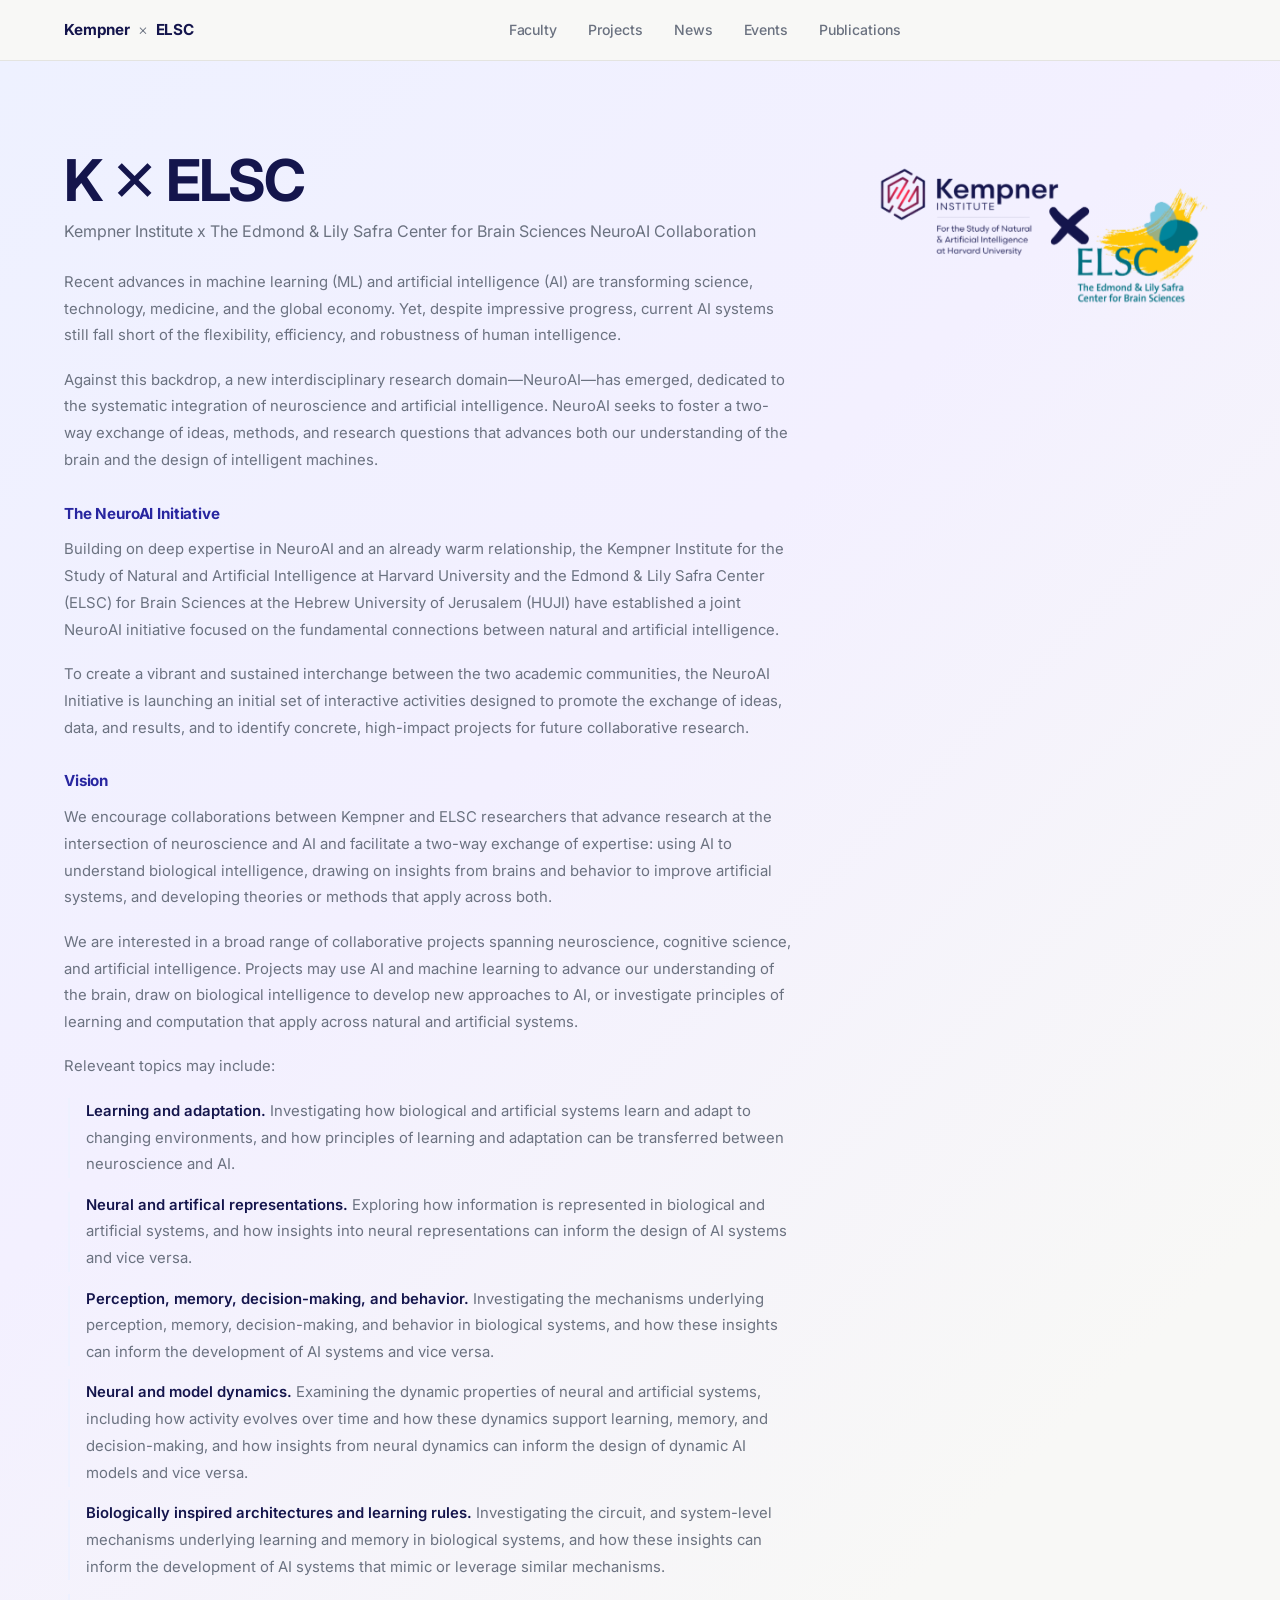
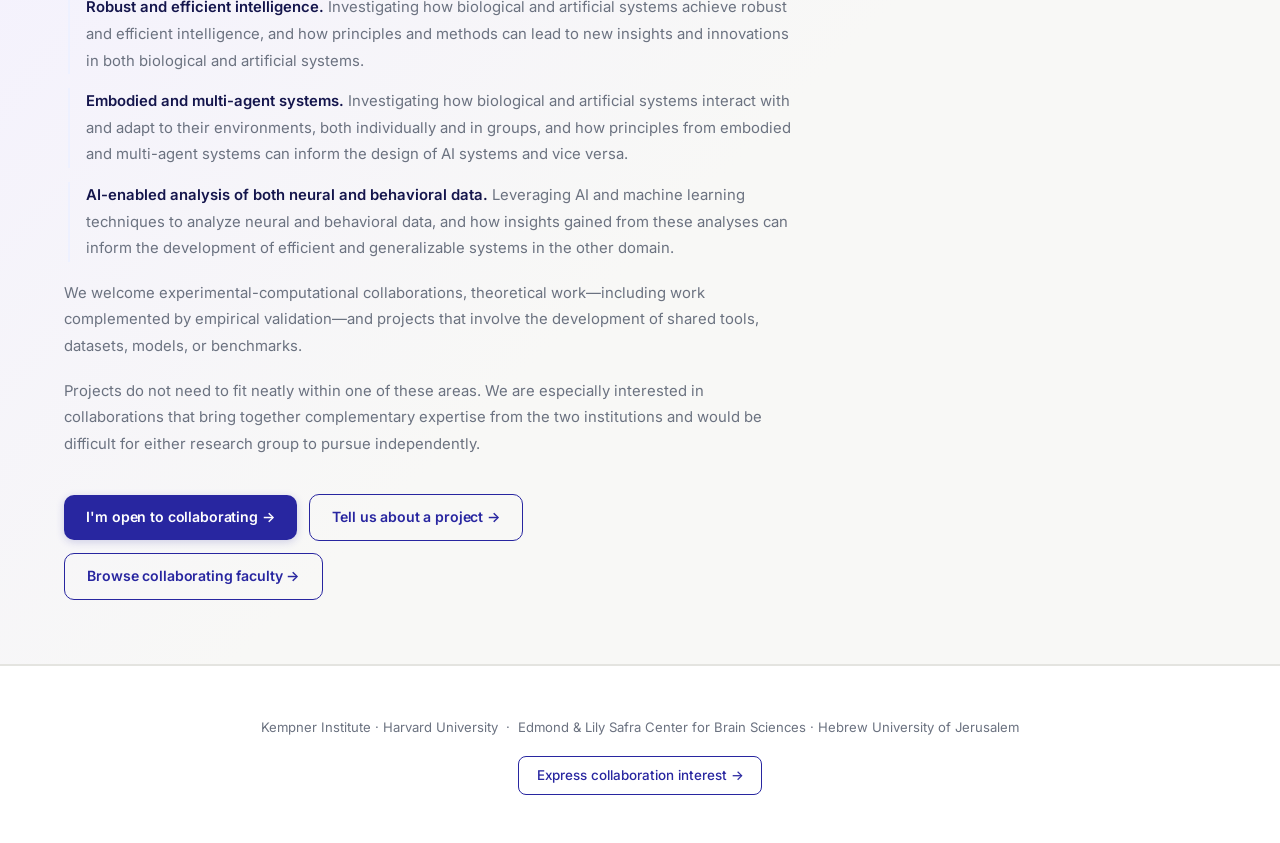
<file: index.html>
<!DOCTYPE html>
<html lang="en">
<head>
  <meta charset="UTF-8" />
  <meta name="viewport" content="width=device-width, initial-scale=1" />
  <title>Kempner Institute x The Edmond & Lily Safra Center for Brain Sciences at the Hebrew University</title>
  <link rel="preconnect" href="https://fonts.googleapis.com">
  <link href="https://fonts.googleapis.com/css2?family=Inter:wght@300;400;500;600;700&display=swap" rel="stylesheet">
  <link rel="stylesheet" href="styles.css">
</head>

<body>

<nav class="nav">
  <div class="nav-inner">
    <a class="nav-brand" href="index.html">Kempner <span class="x">×</span> ELSC</a>
    <nav class="nav-links">
      <a href="faculty.html">Faculty</a>
      <a href="projects.html">Projects</a>
      <a href="news.html">News</a>
      <a href="events.html">Events</a>
      <a href="publications.html">Publications</a>
    </nav>
    <div class="nav-actions"></div>
  </div>
</nav>

<div class="hero">
  <div class="hero-inner">
    <div class="hero-text">
    <h1>K ✕ ELSC</h1>
    <p class="hero-inst">Kempner Institute x The Edmond &amp; Lily Safra Center for Brain Sciences NeuroAI Collaboration</p>
    <div class="about-content">
      <p>Recent advances in machine learning (ML) and artificial intelligence (AI) are transforming science, technology, medicine, and the global economy. Yet, despite impressive progress, current AI systems still fall short of the flexibility, efficiency, and robustness of human intelligence.</p>

      <p>Against this backdrop, a new interdisciplinary research domain—NeuroAI—has emerged, dedicated to the systematic integration of neuroscience and artificial intelligence. NeuroAI seeks to foster a two-way exchange of ideas, methods, and research questions that advances both our understanding of the brain and the design of intelligent machines.</p>

      <h3 class="about-heading">The NeuroAI Initiative</h3>

      <p>Building on deep expertise in NeuroAI and an already warm relationship, the Kempner Institute for the Study of Natural and Artificial Intelligence at Harvard University and the Edmond & Lily Safra Center (ELSC) for Brain Sciences at the Hebrew University of Jerusalem (HUJI) have established a joint NeuroAI initiative focused on the fundamental connections between natural and artificial intelligence.</p>

      <p>To create a vibrant and sustained interchange between the two academic communities, the NeuroAI Initiative is launching an initial set of interactive activities designed to promote the exchange of ideas, data, and results, and to identify concrete, high-impact projects for future collaborative research.</p>

      <h3 class="about-heading">Vision</h3>
      <p>We encourage collaborations between Kempner and ELSC researchers that advance research at the intersection of neuroscience and AI and facilitate a two-way exchange of expertise: using AI to understand biological intelligence, drawing on insights from brains and behavior to improve artificial systems, and developing theories or methods that apply across both.</p>

      <p>We are interested in a broad range of collaborative projects spanning neuroscience, cognitive science, and artificial intelligence. Projects may use AI and machine learning to advance our understanding of the brain, draw on biological intelligence to develop new approaches to AI, or investigate principles of learning and computation that apply across natural and artificial systems.</p>

      <p class="intro-text">Releveant topics may include:</p>
      <ul class="about-list">
        <li><span class="about-lead">Learning and adaptation.</span> Investigating how biological and artificial systems learn and adapt to changing environments, and how principles of learning and adaptation can be transferred between neuroscience and AI.</li>
        <li><span class="about-lead">Neural and artifical representations.</span> Exploring how information is represented in biological and artificial systems, and how insights into neural representations can inform the design of AI systems and vice versa.</li>
        <li><span class="about-lead">Perception, memory, decision-making, and behavior.</span> Investigating the mechanisms underlying perception, memory, decision-making, and behavior in biological systems, and how these insights can inform the development of AI systems and vice versa.</li>
        <li><span class="about-lead">Neural and model dynamics.</span> Examining the dynamic properties of neural and artificial systems, including how activity evolves over time and how these dynamics support learning, memory, and decision-making, and how insights from neural dynamics can inform the design of dynamic AI models and vice versa.</li>
        <li><span class="about-lead">Biologically inspired architectures and learning rules.</span> Investigating the circuit, and system-level mechanisms underlying learning and memory in biological systems, and how these insights can inform the development of AI systems that mimic or leverage similar mechanisms.</li>
        <li><span class="about-lead">Robust and efficient intelligence.</span> Investigating how biological and artificial systems achieve robust and efficient intelligence, and how principles and methods can lead to new insights and innovations in both biological and artificial systems.</li>
        <li><span class="about-lead">Embodied and multi-agent systems.</span> Investigating how biological and artificial systems interact with and adapt to their environments, both individually and in groups, and how principles from embodied and multi-agent systems can inform the design of AI systems and vice versa.</li>
        <li><span class="about-lead">AI-enabled analysis of both neural and behavioral data.</span> Leveraging AI and machine learning techniques to analyze neural and behavioral data, and how insights gained from these analyses can inform the development of efficient and generalizable systems in the other domain.</li>
      </ul>

      <p>We welcome experimental-computational collaborations, theoretical work—including work complemented by empirical validation—and projects that involve the development of shared tools, datasets, models, or benchmarks.</p>

      <p>Projects do not need to fit neatly within one of these areas. We are especially interested in collaborations that bring together complementary expertise from the two institutions and would be difficult for either research group to pursue independently.</p>

    </div>
    <div class="hero-ctas">
      <a class="btn" href="https://forms.gle/oojbxJa9HJ1srtpV8" target="_blank" rel="noopener">
        I'm open to collaborating →
      </a>
      <a class="btn-outline" href="https://forms.gle/vizL3qGBsLnCp2Z67" target="_blank" rel="noopener">
        Tell us about a project  →
      </a>
      <a class="btn-outline" href="faculty.html">
        Browse collaborating faculty →
      </a>
    </div>
    </div><!-- end hero-text -->
    <div class="hero-logos">
      <img src="images/HUJI_ELSC_lockup.png" alt="Kempner Institute, Harvard" class="hero-logo"
           onerror="this.style.display='none'">
    </div>
  </div>
</div>

<footer>
  <div class="footer-inner">
    <p class="footer-orgs">
      Kempner Institute · Harvard University
      &nbsp;·&nbsp;
      Edmond &amp; Lily Safra Center for Brain Sciences · Hebrew University of Jerusalem
    </p>
    <a class="footer-link" href="https://forms.gle/8bMjVYUCSQXRoCqAA" target="_blank" rel="noopener">
      Express collaboration interest →
    </a>
  </div>
</footer>

</body>
</html>
</file>
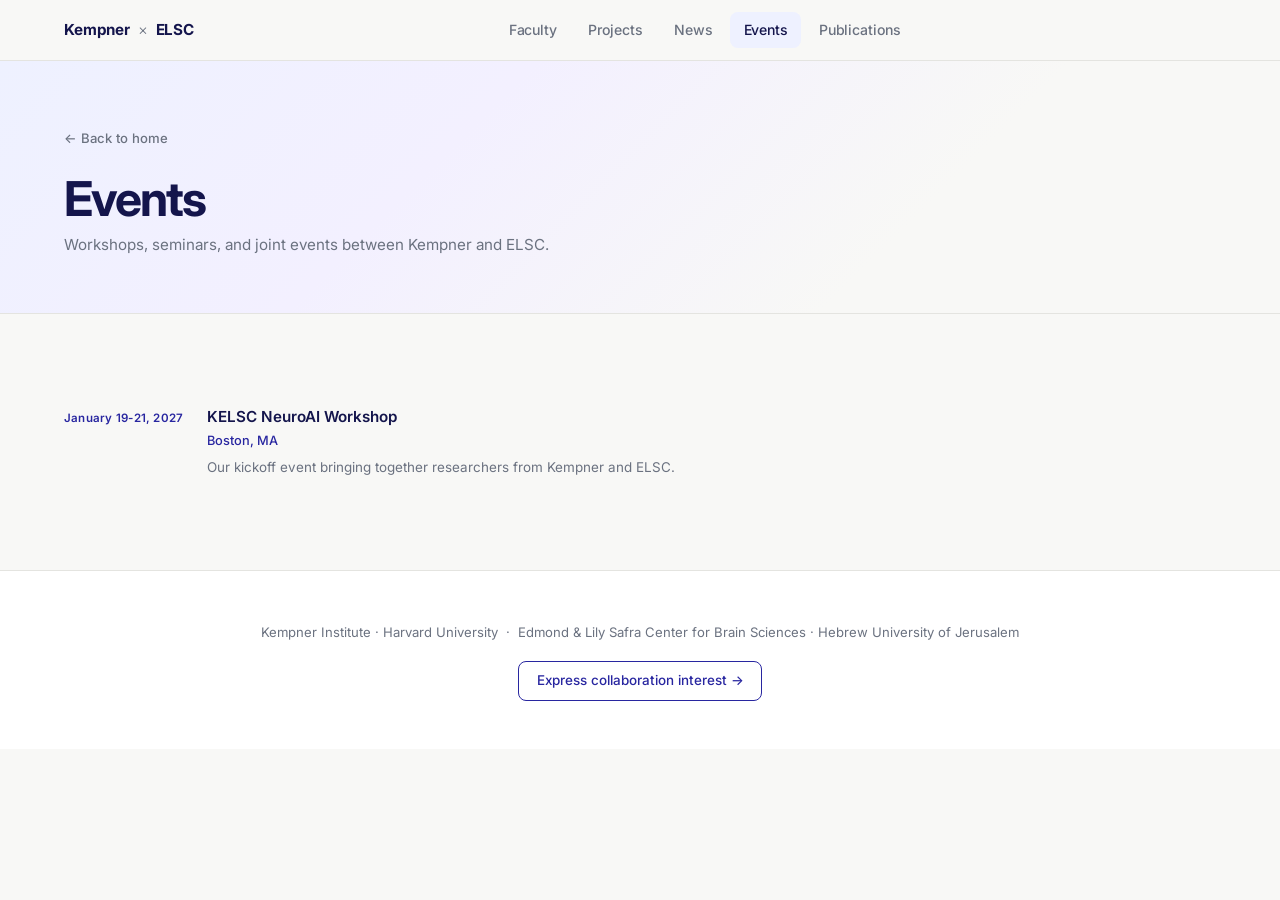
<file: events.html>
<!DOCTYPE html>
<html lang="en">
<head>
  <meta charset="UTF-8" />
  <meta name="viewport" content="width=device-width, initial-scale=1" />
  <title>Events — Kempner × ELSC</title>
  <link rel="preconnect" href="https://fonts.googleapis.com">
  <link href="https://fonts.googleapis.com/css2?family=Inter:wght@300;400;500;600;700&display=swap" rel="stylesheet">
  <link rel="stylesheet" href="styles.css">
</head>

<body>

<nav class="nav">
  <div class="nav-inner">
    <a class="nav-brand" href="index.html">Kempner <span class="x">×</span> ELSC</a>
    <nav class="nav-links">
      <a href="faculty.html">Faculty</a>
      <a href="projects.html">Projects</a>
      <a href="news.html">News</a>
      <a href="events.html" class="active">Events</a>
      <a href="publications.html">Publications</a>
    </nav>
    <div class="nav-actions"></div>
  </div>
</nav>

<div class="page-header">
  <div class="page-header-inner">
    <a class="page-back" href="index.html">← Back to home</a>
    <h1>Events</h1>
    <p class="page-header-sub">Workshops, seminars, and joint events between Kempner and ELSC.</p>
  </div>
</div>

<section class="section">
  <div class="section-inner">
    <ul class="events-list" id="eventsList"></ul>
  </div>
</section>

<footer>
  <div class="footer-inner">
    <p class="footer-orgs">
      Kempner Institute · Harvard University
      &nbsp;·&nbsp;
      Edmond &amp; Lily Safra Center for Brain Sciences · Hebrew University of Jerusalem
    </p>
    <a class="footer-link" href="https://forms.gle/8bMjVYUCSQXRoCqAA" target="_blank" rel="noopener">
      Express collaboration interest →
    </a>
  </div>
</footer>

<script>
// ── EVENTS DATA — add items: { date, title, location, text, url } ─────────────
const EVENTS = [
  {
    date: "January 19-21, 2027",
    title: "KELSC NeuroAI Workshop",
    location: "Boston, MA",
    text: "Our kickoff event bringing together researchers from Kempner and ELSC.",
    url: "#"
  },
  // {
  //   date: "Add date",
  //   title: "Add a second event",
  //   location: "Location",
  //   text: "EVENT INFO",
  //   url: "#"
  // }
];

const eventsList = document.getElementById('eventsList');
EVENTS.forEach(ev => {
  const li = document.createElement('li');
  li.className = 'event-item';
  li.innerHTML = `
    <span class="event-date">${ev.date}</span>
    <div>
      <a class="event-title" href="${ev.url}" target="_blank" rel="noopener">${ev.title}</a>
      ${ev.location ? `<p class="event-location">${ev.location}</p>` : ''}
      <p class="event-text">${ev.text}</p>
    </div>
  `;
  eventsList.appendChild(li);
});
</script>

</body>
</html>
</file>
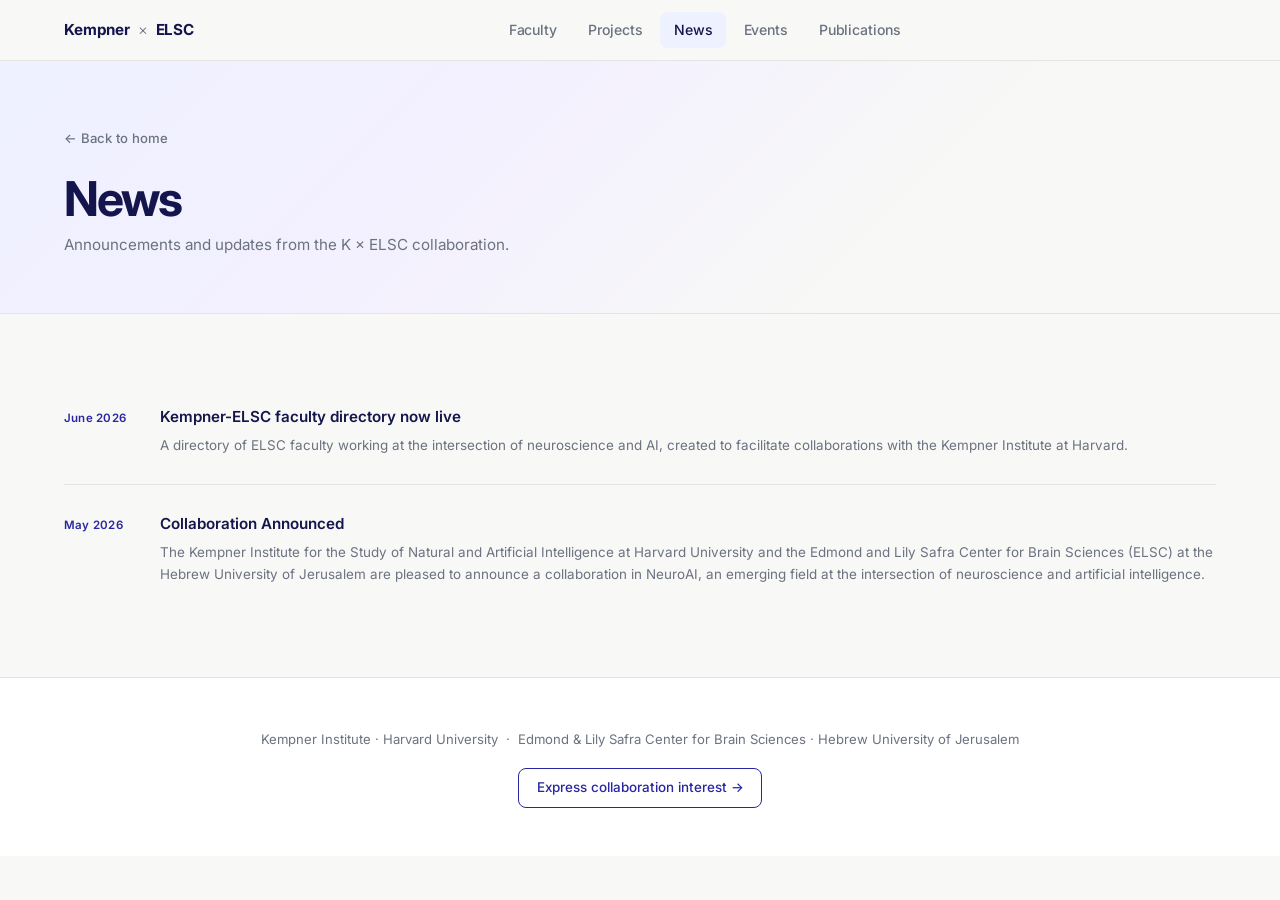
<file: news.html>
<!DOCTYPE html>
<html lang="en">
<head>
  <meta charset="UTF-8" />
  <meta name="viewport" content="width=device-width, initial-scale=1" />
  <title>News — Kempner × ELSC</title>
  <link rel="preconnect" href="https://fonts.googleapis.com">
  <link href="https://fonts.googleapis.com/css2?family=Inter:wght@300;400;500;600;700&display=swap" rel="stylesheet">
  <link rel="stylesheet" href="styles.css">
</head>

<body>

<nav class="nav">
  <div class="nav-inner">
    <a class="nav-brand" href="index.html">Kempner <span class="x">×</span> ELSC</a>
    <nav class="nav-links">
      <a href="faculty.html">Faculty</a>
      <a href="projects.html">Projects</a>
      <a href="news.html" class="active">News</a>
      <a href="events.html">Events</a>
      <a href="publications.html">Publications</a>
    </nav>
    <div class="nav-actions"></div>
  </div>
</nav>

<div class="page-header">
  <div class="page-header-inner">
    <a class="page-back" href="index.html">← Back to home</a>
    <h1>News</h1>
    <p class="page-header-sub">Announcements and updates from the K × ELSC collaboration.</p>
  </div>
</div>

<section class="section">
  <div class="section-inner">
    <ul class="news-list" id="newsList"></ul>
  </div>
</section>

<footer>
  <div class="footer-inner">
    <p class="footer-orgs">
      Kempner Institute · Harvard University
      &nbsp;·&nbsp;
      Edmond &amp; Lily Safra Center for Brain Sciences · Hebrew University of Jerusalem
    </p>
    <a class="footer-link" href="https://forms.gle/8bMjVYUCSQXRoCqAA" target="_blank" rel="noopener">
      Express collaboration interest →
    </a>
  </div>
</footer>

<script>
// ── NEWS DATA — add items: { date, title, text, url } ─────────────────────────
const NEWS = [
  // {
  //   date: "July 2026",
  //   title: "TBD",
  //   text: "TBD",
  //   url: "#"
  // },
  {
    date: "June 2026",
    title: "Kempner-ELSC faculty directory now live",
    text: "A directory of ELSC faculty working at the intersection of neuroscience and AI, created to facilitate collaborations with the Kempner Institute at Harvard.",
    url: "#"
  },
  {
    date: "May 2026",
    title: "Collaboration Announced",
    text: "The Kempner Institute for the Study of Natural and Artificial Intelligence at Harvard University and the Edmond and Lily Safra Center for Brain Sciences (ELSC) at the Hebrew University of Jerusalem are pleased to announce a collaboration in NeuroAI, an emerging field at the intersection of neuroscience and artificial intelligence.",
    url: "https://kempnerinstitute.harvard.edu/news/kempner-safra-announce-neuroai-collaboration/"
  }
];

const newsList = document.getElementById('newsList');
NEWS.forEach(n => {
  const li = document.createElement('li');
  li.className = 'news-item';
  li.innerHTML = `
    <span class="news-date">${n.date}</span>
    <div>
      <a class="news-title" href="${n.url}" target="_blank" rel="noopener">${n.title}</a>
      <p class="news-text">${n.text}</p>
    </div>
  `;
  newsList.appendChild(li);
});
</script>

</body>
</html>
</file>
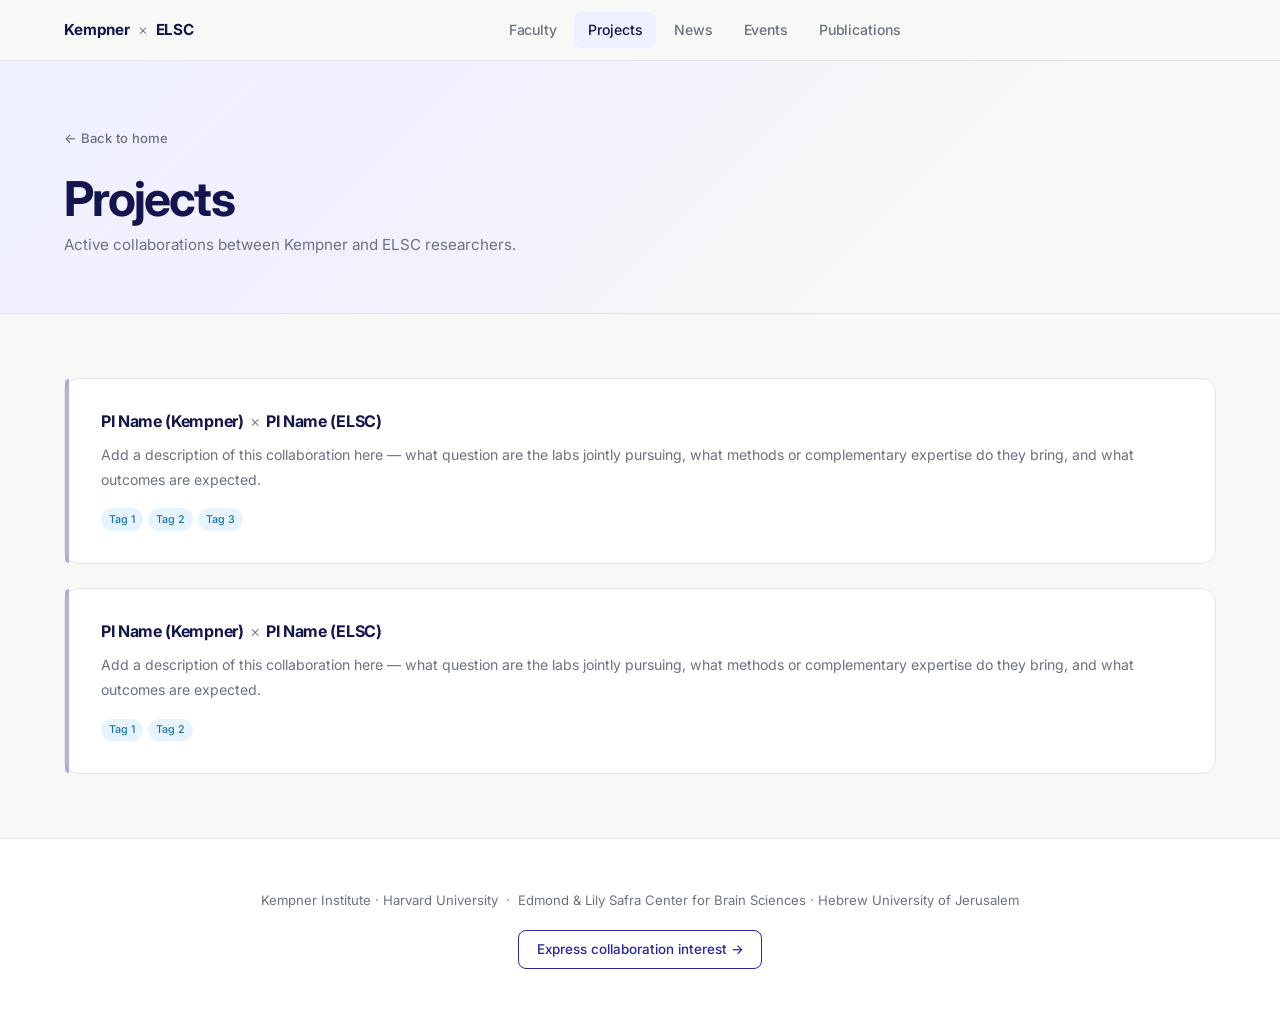
<file: projects.html>
<!DOCTYPE html>
<html lang="en">
<head>
  <meta charset="UTF-8" />
  <meta name="viewport" content="width=device-width, initial-scale=1" />
  <title>Projects — Kempner × ELSC</title>
  <link rel="preconnect" href="https://fonts.googleapis.com">
  <link href="https://fonts.googleapis.com/css2?family=Inter:wght@300;400;500;600;700&display=swap" rel="stylesheet">
  <link rel="stylesheet" href="styles.css">
</head>

<body>

<nav class="nav">
  <div class="nav-inner">
    <a class="nav-brand" href="index.html">Kempner <span class="x">×</span> ELSC</a>
    <nav class="nav-links">
      <a href="faculty.html">Faculty</a>
      <a href="projects.html" class="active">Projects</a>
      <a href="news.html">News</a>
      <a href="events.html">Events</a>
      <a href="publications.html">Publications</a>
    </nav>
    <div class="nav-actions"></div>
  </div>
</nav>

<div class="page-header">
  <div class="page-header-inner">
    <a class="page-back" href="index.html">← Back to home</a>
    <h1>Projects</h1>
    <p class="page-header-sub">Active collaborations between Kempner and ELSC researchers.</p>
  </div>
</div>

<section class="section">
  <div class="section-inner">
    <ul class="projects-list" id="projectsList"></ul>
  </div>
</section>

<footer>
  <div class="footer-inner">
    <p class="footer-orgs">
      Kempner Institute · Harvard University
      &nbsp;·&nbsp;
      Edmond &amp; Lily Safra Center for Brain Sciences · Hebrew University of Jerusalem
    </p>
    <a class="footer-link" href="https://forms.gle/8bMjVYUCSQXRoCqAA" target="_blank" rel="noopener">
      Express collaboration interest →
    </a>
  </div>
</footer>

<script>
// ── PROJECTS DATA ─────────────────────────────────────────────────────────────
// Each project: { pis, blurb, tags }
//   pis:   array of PI/lab names, e.g. ["Kanaka Rajan", "Jonathan Kadmon"]
//   blurb: short paragraph describing the collaboration
//   tags:  optional array of topic tags
const PROJECTS = [
  {
    pis: ["PI Name (Kempner)", "PI Name (ELSC)"],
    blurb: "Add a description of this collaboration here — what question are the labs jointly pursuing, what methods or complementary expertise do they bring, and what outcomes are expected.",
    tags: ["Tag 1", "Tag 2", "Tag 3"]
  },
  {
    pis: ["PI Name (Kempner)", "PI Name (ELSC)"],
    blurb: "Add a description of this collaboration here — what question are the labs jointly pursuing, what methods or complementary expertise do they bring, and what outcomes are expected.",
    tags: ["Tag 1", "Tag 2"]
  },
];

const projectsList = document.getElementById('projectsList');
PROJECTS.forEach(p => {
  const li = document.createElement('li');
  li.className = 'project-card';
  const pisHtml = p.pis.map((name, i) =>
    i < p.pis.length - 1
      ? `${name}<span class="project-pi-sep">×</span>`
      : name
  ).join('');
  const tagsHtml = p.tags && p.tags.length
    ? `<div class="project-tags">${p.tags.map(t => `<span class="tag">${t}</span>`).join('')}</div>`
    : '';
  li.innerHTML = `
    <div class="project-pis">${pisHtml}</div>
    <p class="project-blurb">${p.blurb}</p>
    ${tagsHtml}
  `;
  projectsList.appendChild(li);
});
</script>

</body>
</html>
</file>
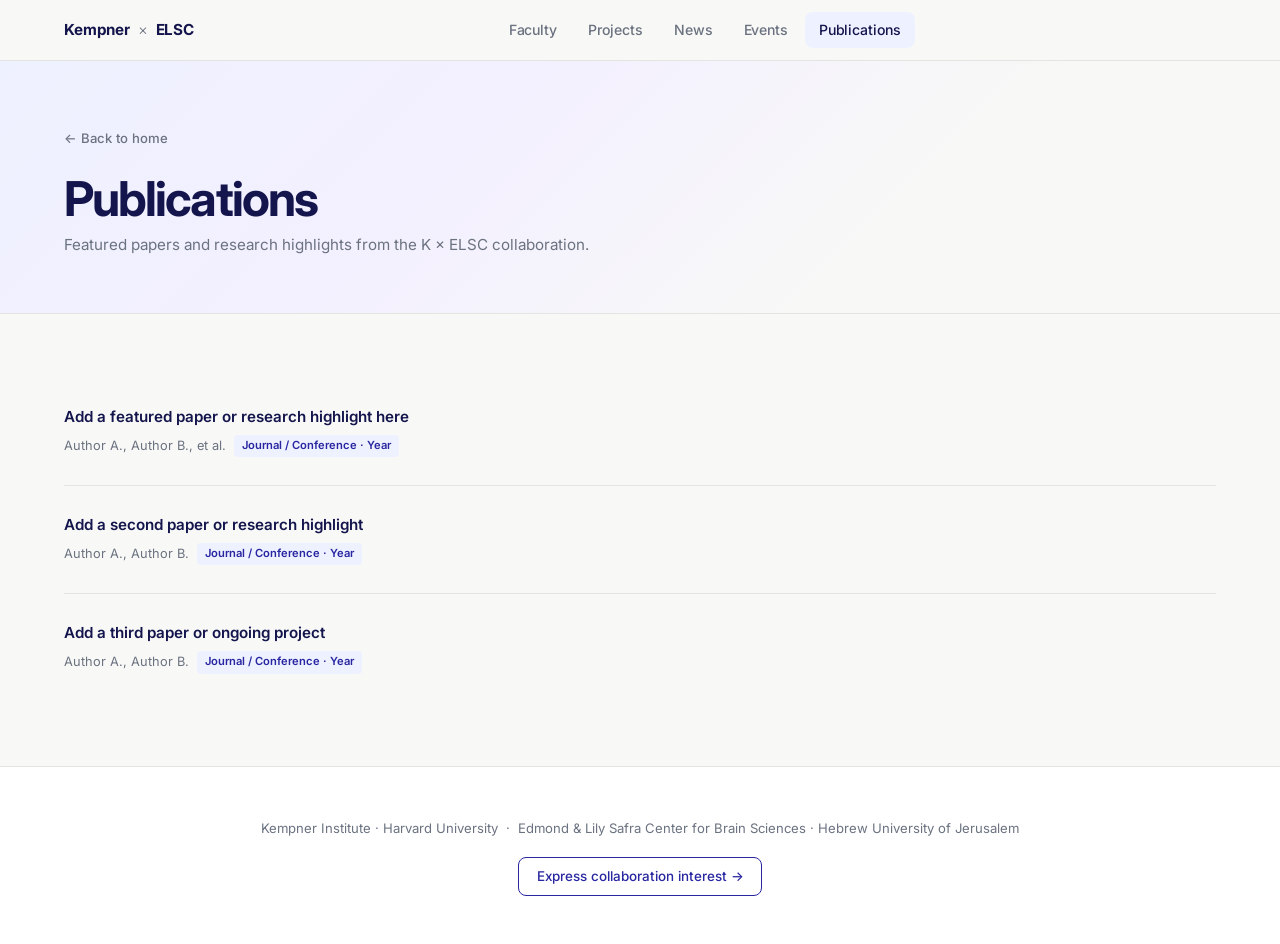
<file: publications.html>
<!DOCTYPE html>
<html lang="en">
<head>
  <meta charset="UTF-8" />
  <meta name="viewport" content="width=device-width, initial-scale=1" />
  <title>Publications — Kempner × ELSC</title>
  <link rel="preconnect" href="https://fonts.googleapis.com">
  <link href="https://fonts.googleapis.com/css2?family=Inter:wght@300;400;500;600;700&display=swap" rel="stylesheet">
  <link rel="stylesheet" href="styles.css">
</head>

<body>

<nav class="nav">
  <div class="nav-inner">
    <a class="nav-brand" href="index.html">Kempner <span class="x">×</span> ELSC</a>
    <nav class="nav-links">
      <a href="faculty.html">Faculty</a>
      <a href="projects.html">Projects</a>
      <a href="news.html">News</a>
      <a href="events.html">Events</a>
      <a href="publications.html" class="active">Publications</a>
    </nav>
    <div class="nav-actions"></div>
  </div>
</nav>

<div class="page-header">
  <div class="page-header-inner">
    <a class="page-back" href="index.html">← Back to home</a>
    <h1>Publications</h1>
    <p class="page-header-sub">Featured papers and research highlights from the K × ELSC collaboration.</p>
  </div>
</div>

<section class="section">
  <div class="section-inner">
    <ul class="research-list" id="researchList"></ul>
  </div>
</section>

<footer>
  <div class="footer-inner">
    <p class="footer-orgs">
      Kempner Institute · Harvard University
      &nbsp;·&nbsp;
      Edmond &amp; Lily Safra Center for Brain Sciences · Hebrew University of Jerusalem
    </p>
    <a class="footer-link" href="https://forms.gle/8bMjVYUCSQXRoCqAA" target="_blank" rel="noopener">
      Express collaboration interest →
    </a>
  </div>
</footer>

<script>
// ── PUBLICATIONS DATA — add items: { title, authors, venue, url } ─────────────
const RESEARCH = [
  {
    title: "Add a featured paper or research highlight here",
    authors: "Author A., Author B., et al.",
    venue: "Journal / Conference · Year",
    url: "#"
  },
  {
    title: "Add a second paper or research highlight",
    authors: "Author A., Author B.",
    venue: "Journal / Conference · Year",
    url: "#"
  },
  {
    title: "Add a third paper or ongoing project",
    authors: "Author A., Author B.",
    venue: "Journal / Conference · Year",
    url: "#"
  }
];

const resList = document.getElementById('researchList');
RESEARCH.forEach(r => {
  const li = document.createElement('li');
  li.className = 'research-item';
  li.innerHTML = `
    <a class="research-title" href="${r.url}" target="_blank" rel="noopener">${r.title}</a>
    <div class="research-meta">
      <span class="research-authors">${r.authors}</span>
      <span class="research-venue">${r.venue}</span>
    </div>
  `;
  resList.appendChild(li);
});
</script>

</body>
</html>
</file>
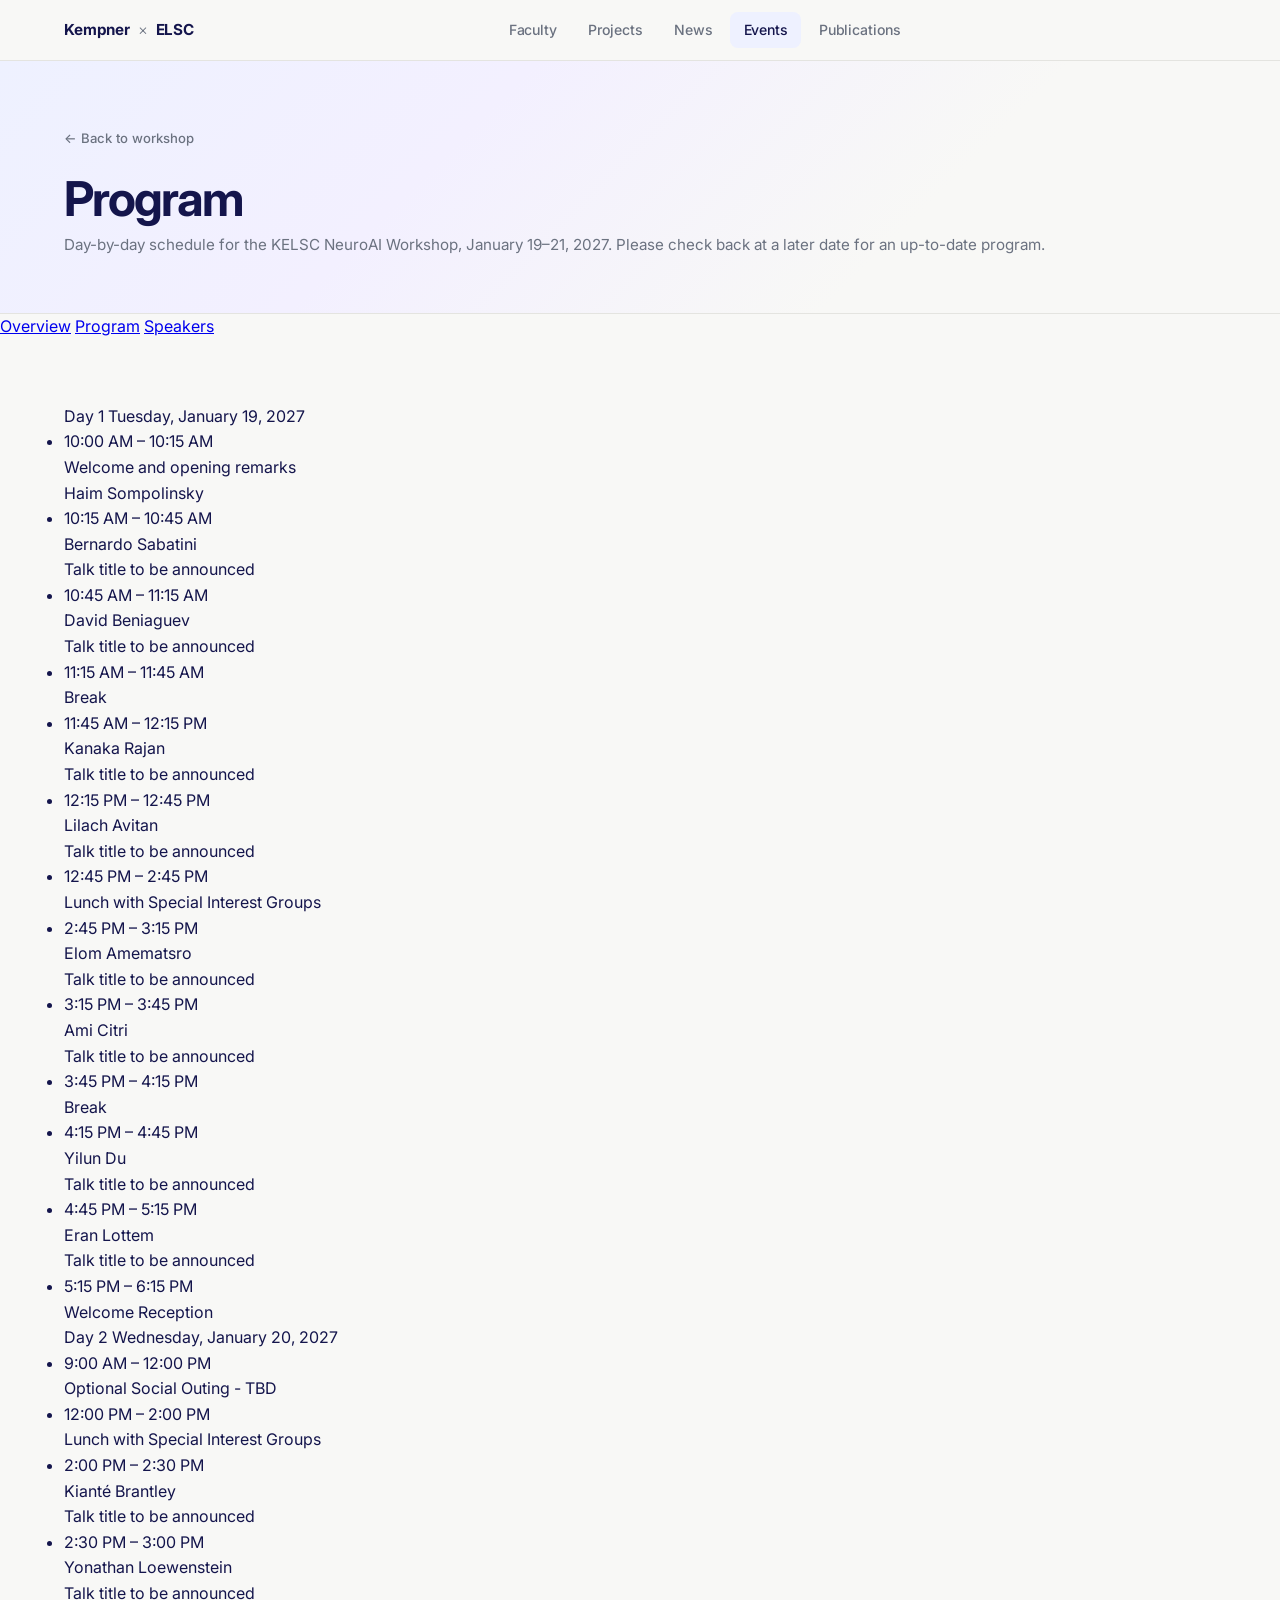
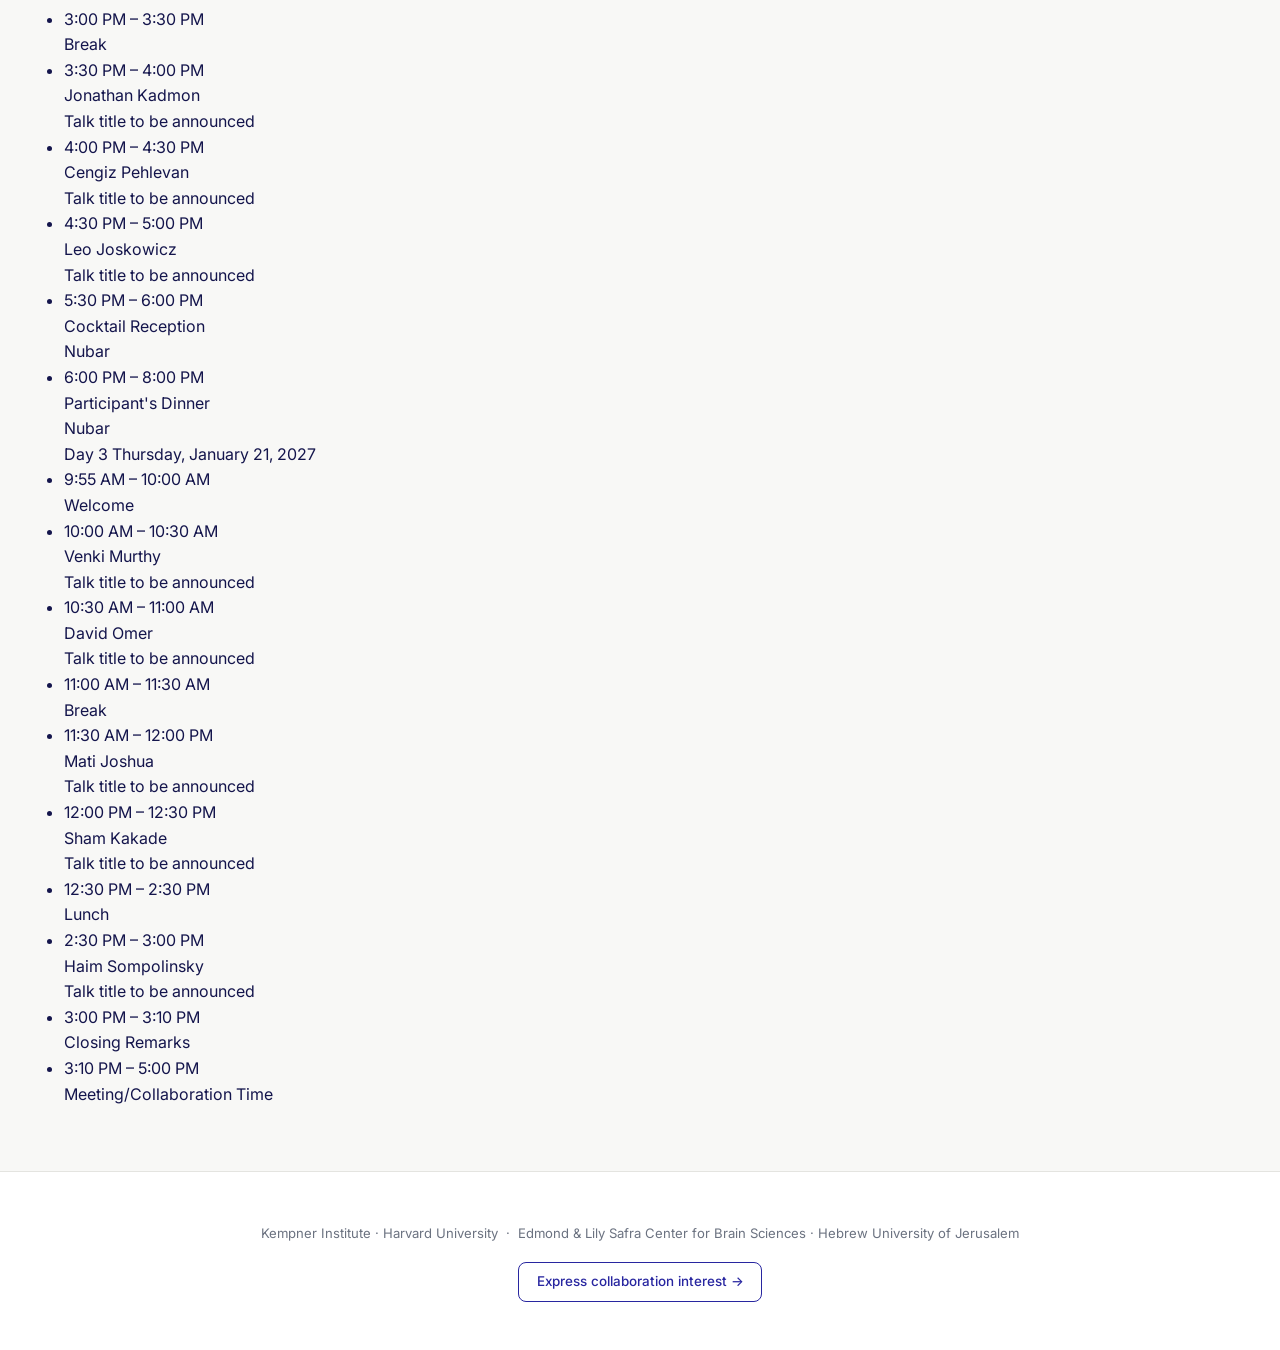
<file: workshop-program.html>
<!DOCTYPE html>
<html lang="en">
<head>
  <meta charset="UTF-8" />
  <meta name="viewport" content="width=device-width, initial-scale=1" />
  <title>Program — KELSC NeuroAI Workshop</title>
  <link rel="preconnect" href="https://fonts.googleapis.com">
  <link href="https://fonts.googleapis.com/css2?family=Inter:wght@300;400;500;600;700&display=swap" rel="stylesheet">
  <link rel="stylesheet" href="styles.css">
</head>

<body>

<nav class="nav">
  <div class="nav-inner">
    <a class="nav-brand" href="index.html">Kempner <span class="x">×</span> ELSC</a>
    <nav class="nav-links">
      <a href="faculty.html">Faculty</a>
      <a href="projects.html">Projects</a>
      <a href="news.html">News</a>
      <a href="events.html" class="active">Events</a>
      <a href="publications.html">Publications</a>
    </nav>
    <div class="nav-actions"></div>
  </div>
</nav>

<div class="page-header">
  <div class="page-header-inner">
    <a class="page-back" href="workshop.html">← Back to workshop</a>
    <h1>Program</h1>
    <p class="page-header-sub">Day-by-day schedule for the KELSC NeuroAI Workshop, January 19–21, 2027. Please check back at a later date for an up-to-date program.</p>
  </div>
</div>

<!-- Shared workshop sub-nav — keep this block in sync across the four workshop pages -->
<div class="wk-subnav">
  <div class="wk-subnav-inner">
    <a href="workshop.html">Overview</a>
    <a href="workshop-program.html" class="active">Program</a>
    <a href="workshop-speakers.html">Speakers</a>
    <!-- Poster session cancelled
    <a href="workshop-posters.html">Poster Presentations</a>
    -->
  </div>
</div>

<section class="section">
  <div class="section-inner">
    <div id="programRoot"></div>
    <div class="empty-state" id="programEmpty" hidden>
      <h2>Program coming soon</h2>
      <p>The full schedule for the KELSC NeuroAI Workshop will be posted here closer to the event.</p>
    </div>
  </div>
</section>

<footer>
  <div class="footer-inner">
    <p class="footer-orgs">
      Kempner Institute · Harvard University
      &nbsp;·&nbsp;
      Edmond &amp; Lily Safra Center for Brain Sciences · Hebrew University of Jerusalem
    </p>
    <a class="footer-link" href="https://forms.gle/8bMjVYUCSQXRoCqAA" target="_blank" rel="noopener">
      Express collaboration interest →
    </a>
  </div>
</footer>

<script>
// ── PROGRAM DATA ──────────────────────────────────────────────────────────────
// One entry per day: { day, date, rows: [...] }
// Each row: { time, title, speaker, note, break }
//   time:    e.g. "09:00 – 09:30"
//   title:   session or talk title
//   speaker: presenter name / affiliation (optional) — when present it is the
//            emphasized top line and the title renders beneath it
//   note:    secondary line for rows with no speaker (e.g. "Optional")
//   break:   true for coffee, lunch, and other non-talk rows — renders muted
//
// To show the "coming soon" empty state instead, set PROGRAM to an empty array: []
const PROGRAM = [
  {
    day: "Day 1",
    date: "Tuesday, January 19, 2027",
    rows: [
      { time: "10:00 AM – 10:15 AM", title: "Welcome and opening remarks", note: "Haim Sompolinsky", break: true },
      { time: "10:15 AM – 10:45 AM", title: "Talk title to be announced", speaker: "Bernardo Sabatini" },
      { time: "10:45 AM – 11:15 AM", title: "Talk title to be announced", speaker: "David Beniaguev" },
      { time: "11:15 AM – 11:45 AM", title: "Break", break: true },
      { time: "11:45 AM – 12:15 PM", title: "Talk title to be announced", speaker: "Kanaka Rajan" },
      { time: "12:15 PM – 12:45 PM", title: "Talk title to be announced", speaker: "Lilach Avitan" },
      { time: "12:45 PM – 2:45 PM", title: "Lunch with Special Interest Groups", break: true },
      { time: "2:45 PM – 3:15 PM", title: "Talk title to be announced", speaker: "Elom Amematsro" },
      { time: "3:15 PM – 3:45 PM", title: "Talk title to be announced", speaker: "Ami Citri" },
      { time: "3:45 PM – 4:15 PM", title: "Break", break: true },
      { time: "4:15 PM – 4:45 PM", title: "Talk title to be announced", speaker: "Yilun Du" },
      { time: "4:45 PM – 5:15 PM", title: "Talk title to be announced", speaker: "Eran Lottem"},
      { time: "5:15 PM – 6:15 PM", title: "Welcome Reception", break: true },
    ]
  },
  {
    day: "Day 2",
    date: "Wednesday, January 20, 2027",
    rows: [
      { time: "9:00 AM – 12:00 PM", title: "Optional Social Outing - TBD", break: true },
      { time: "12:00 PM – 2:00 PM", title: "Lunch with Special Interest Groups", break: true },
      { time: "2:00 PM – 2:30 PM", title: "Talk title to be announced", speaker: "Kianté Brantley" },
      { time: "2:30 PM – 3:00 PM", title: "Talk title to be announced", speaker: "Yonathan Loewenstein" },
      { time: "3:00 PM – 3:30 PM", title: "Break", break: true },
      { time: "3:30 PM – 4:00 PM", title: "Talk title to be announced", speaker: "Jonathan Kadmon" },
      { time: "4:00 PM – 4:30 PM", title: "Talk title to be announced", speaker: "Cengiz Pehlevan" },
      { time: "4:30 PM – 5:00 PM", title: "Talk title to be announced", speaker: "Leo Joskowicz" },
      { time: "5:30 PM – 6:00 PM", title: "Cocktail Reception", note: "Nubar" },
      { time: "6:00 PM – 8:00 PM", title: "Participant's Dinner", note: "Nubar" },
    ]
  },
  {
    day: "Day 3",
    date: "Thursday, January 21, 2027",
    rows: [
      { time: "9:55 AM – 10:00 AM", title: "Welcome", break: true },
      { time: "10:00 AM – 10:30 AM", title: "Talk title to be announced", speaker: "Venki Murthy" },
      { time: "10:30 AM – 11:00 AM", title: "Talk title to be announced", speaker: "David Omer" },
      { time: "11:00 AM – 11:30 AM", title: "Break", break: true },
      { time: "11:30 AM – 12:00 PM", title: "Talk title to be announced", speaker: "Mati Joshua" },
      { time: "12:00 PM – 12:30 PM", title: "Talk title to be announced", speaker: "Sham Kakade" },
      { time: "12:30 PM – 2:30 PM", title: "Lunch", break: true },
      { time: "2:30 PM – 3:00 PM", title: "Talk title to be announced", speaker: "Haim Sompolinsky" },
      { time: "3:00 PM – 3:10 PM", title: "Closing Remarks", break: true },
      { time: "3:10 PM – 5:00 PM", title: "Meeting/Collaboration Time", break: true },
    ]
  },
];

const root = document.getElementById('programRoot');

if (!PROGRAM.length) {
  document.getElementById('programEmpty').hidden = false;
} else {
  PROGRAM.forEach(day => {
    const section = document.createElement('div');
    section.className = 'program-day';
    const rowsHtml = day.rows.map(r => `
      <li class="program-row${r.break ? ' is-break' : ''}">
        <span class="program-time">${r.time}</span>
        <div>
          ${r.speaker
            ? `<div class="program-primary">${r.speaker}</div>
               <div class="program-secondary">${r.title}</div>`
            : `<div class="program-primary">${r.title}</div>
               ${r.note ? `<div class="program-secondary">${r.note}</div>` : ''}`}
        </div>
      </li>
    `).join('');
    section.innerHTML = `
      <div class="program-day-head">
        <span class="program-day-name">${day.day}</span>
        <span class="program-day-date">${day.date}</span>
      </div>
      <ul class="program-rows">${rowsHtml}</ul>
    `;
    root.appendChild(section);
  });
}
</script>

</body>
</html>
</file>
<file: styles.css>
:root {
  --bg: #f8f8f6;
  --surface: #ffffff;
  --border: #e4e4e0;
  --ink: #14154C;
  --muted: #6b7280;
  --accent: #2826a0;
  --accent-light: #4543c4;
  --accent-bg: #eef1ff;
  --tag-bg: #e8f4fd;
  --tag-fg: #1a73a8;
  --hero-gradient: linear-gradient(135deg, #eef1ff 0%, #f3f0ff 35%, #f8f8f6 70%);
}

*, *::before, *::after { box-sizing: border-box; margin: 0; padding: 0; }

html { scroll-behavior: smooth; }

body {
  font-family: 'Inter', system-ui, -apple-system, sans-serif;
  background: var(--bg);
  color: var(--ink);
  line-height: 1.6;
  -webkit-font-smoothing: antialiased;
}

/* ── NAV ── */
.nav {
  position: sticky;
  top: 0;
  z-index: 100;
  background: rgba(248,248,246,0.92);
  backdrop-filter: blur(16px);
  -webkit-backdrop-filter: blur(16px);
  border-bottom: 1px solid var(--border);
}

.nav-inner {
  max-width: 1200px;
  margin: 0 auto;
  padding: 0 1.5rem;
  height: 60px;
  display: flex;
  align-items: center;
  justify-content: space-between;
  gap: 1.5rem;
}

.nav-brand {
  font-weight: 700;
  font-size: 0.95rem;
  letter-spacing: -0.01em;
  color: var(--ink);
  white-space: nowrap;
  flex-shrink: 0;
  text-decoration: none;
}
.nav-brand .x { color: var(--muted); font-weight: 300; margin: 0 0.25rem; }

.nav-links {
  display: flex;
  align-items: center;
  gap: 0.25rem;
  flex: 1;
  justify-content: center;
}

.nav-links a {
  font-size: 0.88rem;
  font-weight: 500;
  color: var(--muted);
  text-decoration: none;
  padding: 0.45rem 0.85rem;
  border-radius: 8px;
  transition: color 0.15s, background 0.15s;
  letter-spacing: -0.01em;
}
.nav-links a:hover,
.nav-links a.active {
  color: var(--ink);
  background: var(--accent-bg);
}

.nav-actions { display: flex; align-items: center; gap: 0.5rem; flex-shrink: 0; }

.search-wrap { position: relative; display: flex; align-items: center; }
.search-icon {
  position: absolute;
  left: 0.65rem;
  color: var(--muted);
  pointer-events: none;
  display: flex;
}
#search {
  padding: 0.42rem 0.75rem 0.42rem 2rem;
  border-radius: 20px;
  border: 1px solid var(--border);
  background: var(--surface);
  color: var(--ink);
  font-family: inherit;
  font-size: 0.82rem;
  width: 190px;
  outline: none;
  transition: border-color 0.15s, box-shadow 0.15s;
}
#search:focus { border-color: var(--accent); box-shadow: 0 0 0 3px var(--accent-bg); }
#search::placeholder { color: var(--muted); }

/* ── HERO ── */
.hero {
  background: var(--hero-gradient);
  border-bottom: 1px solid var(--border);
}
.hero-inner {
  max-width: 1200px;
  margin: 0 auto;
  padding: 5.5rem 1.5rem 4rem;
  display: grid;
  grid-template-columns: 1fr 360px;
  gap: 4rem;
  align-items: start;
}
.hero-text { min-width: 0; }
.hero-logos {
  position: sticky;
  top: 80px;
  display: flex;
  align-items: flex-start;
  justify-content: flex-end;
}
.hero-logo {
  width: 100%;
  height: auto;
  max-width: 420px;
  object-fit: contain;
  display: block;
}
@media (max-width: 860px) {
  .hero-inner {
    grid-template-columns: 1fr;
    gap: 2rem;
  }
  .hero-logos {
    position: static;
    justify-content: flex-start;
    order: -1;
  }
  .hero-logo { max-width: 260px; }
}
.logo-fallback {
  display: none;
  font-size: 0.78rem;
  font-weight: 600;
  color: var(--muted);
  border: 1.5px dashed var(--border);
  padding: 0.3rem 0.7rem;
  border-radius: 6px;
  white-space: nowrap;
}
.hero h1 {
  font-size: clamp(2.4rem, 5.5vw, 3.6rem);
  font-weight: 700;
  letter-spacing: -0.04em;
  line-height: 1.08;
  margin-bottom: 0.5rem;
  color: var(--ink);
}
.hero-inst {
  font-size: 1rem;
  color: var(--muted);
  margin-bottom: 1.5rem;
  font-weight: 400;
}
.hero-desc {
  max-width: 580px;
  font-size: 0.95rem;
  color: var(--muted);
  line-height: 1.75;
  margin-bottom: 2rem;
}

/* ── ABOUT CONTENT ── */
.about-content {
  max-width: 760px;
  margin-bottom: 2.25rem;
}
.about-content p {
  font-size: 0.93rem;
  color: var(--muted);
  line-height: 1.8;
  margin-bottom: 1.1rem;
}
.about-heading {
  font-size: 0.95rem;
  font-weight: 700;
  color: var(--accent);
  letter-spacing: -0.01em;
  margin-top: 1.75rem;
  margin-bottom: 0.65rem;
}
.about-list {
  list-style: none;
  display: flex;
  flex-direction: column;
  gap: 0.85rem;
  margin-bottom: 1.1rem;
  padding-left: 0.25rem;
}
.about-list li {
  font-size: 0.93rem;
  color: var(--muted);
  line-height: 1.8;
  padding-left: 1rem;
  border-left: 2.5px solid var(--accent-bg);
}
.about-lead {
  font-weight: 600;
  color: var(--ink);
}

/* ── PAGE HEADER (sub-pages) ── */
.page-header {
  background: var(--hero-gradient);
  border-bottom: 1px solid var(--border);
}
.page-header-inner {
  max-width: 1200px;
  margin: 0 auto;
  padding: 4rem 1.5rem 3.5rem;
}
.page-back {
  display: inline-flex;
  align-items: center;
  gap: 0.35rem;
  font-size: 0.82rem;
  font-weight: 500;
  color: var(--muted);
  text-decoration: none;
  margin-bottom: 1.5rem;
  transition: color 0.15s;
}
.page-back:hover { color: var(--accent); }
.page-header h1 {
  font-size: clamp(2rem, 4.5vw, 3rem);
  font-weight: 700;
  letter-spacing: -0.04em;
  line-height: 1.08;
  color: var(--ink);
  margin-bottom: 0.5rem;
}
.page-header-sub {
  font-size: 0.95rem;
  color: var(--muted);
  line-height: 1.6;
}

/* ── HERO CTAs ── */
.hero-ctas {
  display: flex;
  align-items: center;
  gap: 0.75rem;
  flex-wrap: wrap;
}

/* ── SHARED BUTTONS ── */
.btn {
  display: inline-flex;
  align-items: center;
  gap: 0.35rem;
  padding: 0.7rem 1.4rem;
  background: var(--accent);
  color: #fff;
  border-radius: 10px;
  font-size: 0.88rem;
  font-weight: 600;
  text-decoration: none;
  transition: background 0.15s, transform 0.15s;
  font-family: inherit;
  letter-spacing: -0.01em;
  box-shadow: 0 2px 8px rgba(40,38,160,0.2);
}
.btn:hover {
  background: var(--accent-light);
  transform: translateY(-1px);
}
.btn-outline {
  display: inline-flex;
  align-items: center;
  gap: 0.35rem;
  padding: 0.7rem 1.4rem;
  background: transparent;
  color: var(--accent);
  border: 1.5px solid var(--accent);
  border-radius: 10px;
  font-size: 0.88rem;
  font-weight: 600;
  text-decoration: none;
  transition: background 0.15s, color 0.15s, transform 0.15s;
  font-family: inherit;
  letter-spacing: -0.01em;
}
.btn-outline:hover {
  background: var(--accent);
  color: #fff;
  transform: translateY(-1px);
}

/* ── SECTIONS ── */
.section { padding: 4rem 0; }
.section + .section { border-top: 1px solid var(--border); }
.section-inner { max-width: 1200px; margin: 0 auto; padding: 0 1.5rem; }

.section-head {
  display: flex;
  align-items: center;
  gap: 0.75rem;
  margin-bottom: 2.25rem;
}
.section-title {
  font-size: 1.15rem;
  font-weight: 700;
  letter-spacing: -0.02em;
  color: var(--ink);
  position: relative;
  padding-bottom: 0.35rem;
}
.section-title::after {
  content: '';
  position: absolute;
  bottom: 0;
  left: 0;
  width: 2rem;
  height: 2.5px;
  background: var(--accent);
  border-radius: 2px;
}
.badge {
  font-size: 0.72rem;
  font-weight: 500;
  color: var(--muted);
  background: var(--surface);
  border: 1px solid var(--border);
  padding: 0.15rem 0.55rem;
  border-radius: 20px;
}

/* ── INSTITUTION DIVIDER ── */
.inst-divider {
  display: flex;
  align-items: center;
  gap: 1rem;
  margin: 4rem 0 2.25rem;
}
.inst-divider-label {
  font-size: 0.7rem;
  font-weight: 600;
  letter-spacing: 0.08em;
  text-transform: uppercase;
  color: var(--muted);
  white-space: nowrap;
}
.inst-divider-line {
  flex: 1;
  height: 1px;
  background: var(--border);
}

/* ── FACULTY GRID ── */
.grid {
  display: grid;
  grid-template-columns: repeat(auto-fill, minmax(200px, 1fr));
  gap: 1.25rem;
}
.card {
  background: var(--surface);
  border: 1px solid var(--border);
  border-radius: 14px;
  overflow: hidden;
  cursor: pointer;
  transition: transform 0.2s ease, box-shadow 0.2s ease, border-color 0.2s ease;
  position: relative;
}
.card::before {
  content: '';
  position: absolute;
  top: 0; left: 0; right: 0;
  height: 3px;
  background: var(--accent);
  opacity: 0;
  transition: opacity 0.2s ease;
  border-radius: 14px 14px 0 0;
}
.card:hover {
  transform: translateY(-5px);
  box-shadow: 0 12px 32px rgba(40,38,160,0.12);
  border-color: rgba(40,38,160,0.25);
}
.card:hover::before { opacity: 1; }

.card-photo {
  width: 100%;
  aspect-ratio: 1;
  object-fit: cover;
  object-position: center top;
  display: block;
  background: var(--border);
}
.card-body { padding: 0.9rem 1rem 1.1rem; }
.card-name { font-size: 0.9rem; font-weight: 600; margin-bottom: 0.55rem; line-height: 1.3; }
.card-tags { display: flex; flex-wrap: wrap; gap: 0.3rem; }
.tag {
  font-size: 0.67rem;
  font-weight: 500;
  background: var(--tag-bg);
  color: var(--tag-fg);
  padding: 0.18rem 0.5rem;
  border-radius: 20px;
}

/* ── PROJECT CARDS ── */
.projects-list { list-style: none; display: flex; flex-direction: column; gap: 1.5rem; }
.project-card {
  background: var(--surface);
  border: 1px solid var(--border);
  border-radius: 14px;
  padding: 2rem 2.25rem;
  position: relative;
  transition: box-shadow 0.2s ease, border-color 0.2s ease;
}
.project-card::before {
  content: '';
  position: absolute;
  top: 0; left: 0;
  width: 4px;
  height: 100%;
  background: var(--accent);
  border-radius: 14px 0 0 14px;
  opacity: 0.35;
  transition: opacity 0.2s ease;
}
.project-card:hover {
  box-shadow: 0 8px 28px rgba(40,38,160,0.09);
  border-color: rgba(40,38,160,0.25);
}
.project-card:hover::before { opacity: 1; }
.project-pis {
  font-size: 1rem;
  font-weight: 700;
  color: var(--ink);
  letter-spacing: -0.02em;
  margin-bottom: 0.65rem;
  line-height: 1.35;
}
.project-pi-sep {
  color: var(--muted);
  font-weight: 300;
  margin: 0 0.4rem;
}
.project-blurb {
  font-size: 0.88rem;
  color: var(--muted);
  line-height: 1.75;
}
.project-tags {
  display: flex;
  flex-wrap: wrap;
  gap: 0.3rem;
  margin-top: 1rem;
}

/* ── NEWS LIST ── */
.news-list { list-style: none; display: flex; flex-direction: column; gap: 0; }
.news-item {
  display: flex;
  gap: 1.5rem;
  padding: 1.75rem 0;
  border-bottom: 1px solid var(--border);
}
.news-item:last-child { border-bottom: none; }
.news-date {
  font-size: 0.72rem;
  font-weight: 600;
  color: var(--accent);
  white-space: nowrap;
  padding-top: 0.2rem;
  min-width: 72px;
  letter-spacing: 0.02em;
}
.news-title {
  font-size: 0.95rem;
  font-weight: 600;
  color: var(--ink);
  text-decoration: none;
  line-height: 1.4;
  display: block;
  transition: color 0.15s;
  margin-bottom: 0.4rem;
}
.news-title:hover { color: var(--accent); }
.news-text { font-size: 0.84rem; color: var(--muted); line-height: 1.65; }

/* ── PUBLICATIONS LIST ── */
.research-list { list-style: none; display: flex; flex-direction: column; gap: 0; }
.research-item {
  padding: 1.75rem 0;
  border-bottom: 1px solid var(--border);
}
.research-item:last-child { border-bottom: none; }
.research-title {
  font-size: 0.95rem;
  font-weight: 600;
  color: var(--ink);
  text-decoration: none;
  line-height: 1.4;
  display: block;
  transition: color 0.15s;
  margin-bottom: 0.45rem;
}
.research-title:hover { color: var(--accent); }
.research-meta {
  display: flex;
  align-items: center;
  flex-wrap: wrap;
  gap: 0.5rem;
}
.research-authors { font-size: 0.8rem; color: var(--muted); }
.research-venue {
  font-size: 0.7rem;
  font-weight: 600;
  color: var(--accent);
  background: var(--accent-bg);
  padding: 0.15rem 0.5rem;
  border-radius: 4px;
}

/* ── EVENTS LIST ── */
.events-list { list-style: none; display: flex; flex-direction: column; gap: 0; }
.event-item {
  display: flex;
  gap: 1.5rem;
  padding: 1.75rem 0;
  border-bottom: 1px solid var(--border);
}
.event-item:last-child { border-bottom: none; }
.event-date {
  font-size: 0.72rem;
  font-weight: 600;
  color: var(--accent);
  white-space: nowrap;
  padding-top: 0.2rem;
  min-width: 72px;
  letter-spacing: 0.02em;
}
.event-title {
  font-size: 0.95rem;
  font-weight: 600;
  color: var(--ink);
  text-decoration: none;
  line-height: 1.4;
  display: block;
  transition: color 0.15s;
  margin-bottom: 0.2rem;
}
.event-title:hover { color: var(--accent); }
.event-location {
  font-size: 0.8rem;
  color: var(--accent);
  font-weight: 500;
  margin-bottom: 0.3rem;
}
.event-text { font-size: 0.84rem; color: var(--muted); line-height: 1.65; }

/* ── OVERLAY + PEEK ── */
.overlay {
  position: fixed;
  inset: 0;
  background: rgba(20,21,76,0.2);
  opacity: 0;
  pointer-events: none;
  transition: opacity 0.25s;
  z-index: 200;
  backdrop-filter: blur(2px);
}
.overlay.show { opacity: 1; pointer-events: auto; }

.peek {
  position: fixed;
  top: 0; right: 0;
  height: 100%;
  width: min(440px, 100vw);
  background: var(--surface);
  border-left: 1px solid var(--border);
  box-shadow: -16px 0 48px rgba(20,21,76,0.1);
  transform: translateX(100%);
  transition: transform 0.3s cubic-bezier(0.4,0,0.2,1);
  z-index: 300;
  display: flex;
  flex-direction: column;
  overflow-y: auto;
}
.peek.open { transform: translateX(0); }

.peek-topbar {
  position: sticky;
  top: 0;
  z-index: 1;
  background: var(--surface);
  border-bottom: 1px solid var(--border);
  padding: 0.75rem;
  display: flex;
  justify-content: flex-end;
}
.peek-close {
  background: none;
  border: 1px solid var(--border);
  border-radius: 8px;
  padding: 0.35rem 0.65rem;
  cursor: pointer;
  color: var(--muted);
  font-size: 0.85rem;
  line-height: 1;
  transition: background 0.1s, color 0.1s, border-color 0.1s;
  font-family: inherit;
}
.peek-close:hover { background: var(--bg); color: var(--ink); border-color: var(--ink); }

.peek-photo {
  width: 100%;
  aspect-ratio: 1;
  object-fit: cover;
  object-position: center top;
  display: block;
  background: var(--border);
}
.peek-content {
  padding: 1.5rem;
  flex: 1;
  display: flex;
  flex-direction: column;
  gap: 0.9rem;
}
.peek-name { font-size: 1.4rem; font-weight: 700; letter-spacing: -0.03em; line-height: 1.2; }
.peek-links { display: flex; flex-wrap: wrap; gap: 0.4rem; }
.peek-link {
  font-size: 0.78rem;
  font-weight: 500;
  color: var(--accent);
  text-decoration: none;
  background: var(--accent-bg);
  padding: 0.3rem 0.7rem;
  border-radius: 8px;
  transition: background 0.15s, color 0.15s;
}
.peek-link:hover { background: var(--accent); color: #fff; }
.peek-summary { font-size: 0.88rem; color: var(--muted); line-height: 1.75; flex: 1; }
.peek-cta {
  display: block;
  text-align: center;
  padding: 0.85rem;
  background: var(--accent);
  color: #fff;
  border-radius: 10px;
  font-size: 0.9rem;
  font-weight: 600;
  text-decoration: none;
  transition: background 0.15s;
  margin-top: auto;
  letter-spacing: -0.01em;
  box-shadow: 0 2px 8px rgba(40,38,160,0.2);
}
.peek-cta:hover { background: var(--accent-light); }

/* ── FOOTER ── */
footer {
  border-top: 1px solid var(--border);
  padding: 3rem 1.5rem;
  text-align: center;
  background: var(--surface);
}
.footer-inner { max-width: 1200px; margin: 0 auto; }
.footer-orgs {
  font-size: 0.82rem;
  color: var(--muted);
  line-height: 2;
}
.footer-link {
  display: inline-block;
  margin-top: 1rem;
  font-size: 0.84rem;
  color: var(--accent);
  text-decoration: none;
  font-weight: 500;
  padding: 0.5rem 1.1rem;
  border: 1.5px solid var(--accent);
  border-radius: 8px;
  transition: background 0.15s, color 0.15s;
}
.footer-link:hover { background: var(--accent); color: #fff; }

/* ── RESPONSIVE ── */
@media (max-width: 680px) {
  .grid { grid-template-columns: repeat(auto-fill, minmax(155px, 1fr)); }
  #search { width: 130px; }
  .nav-links a { padding: 0.4rem 0.55rem; font-size: 0.82rem; }
}
@media (max-width: 480px) {
  .nav-links { gap: 0; }
  .nav-links a { padding: 0.4rem 0.45rem; }
}
</file>
